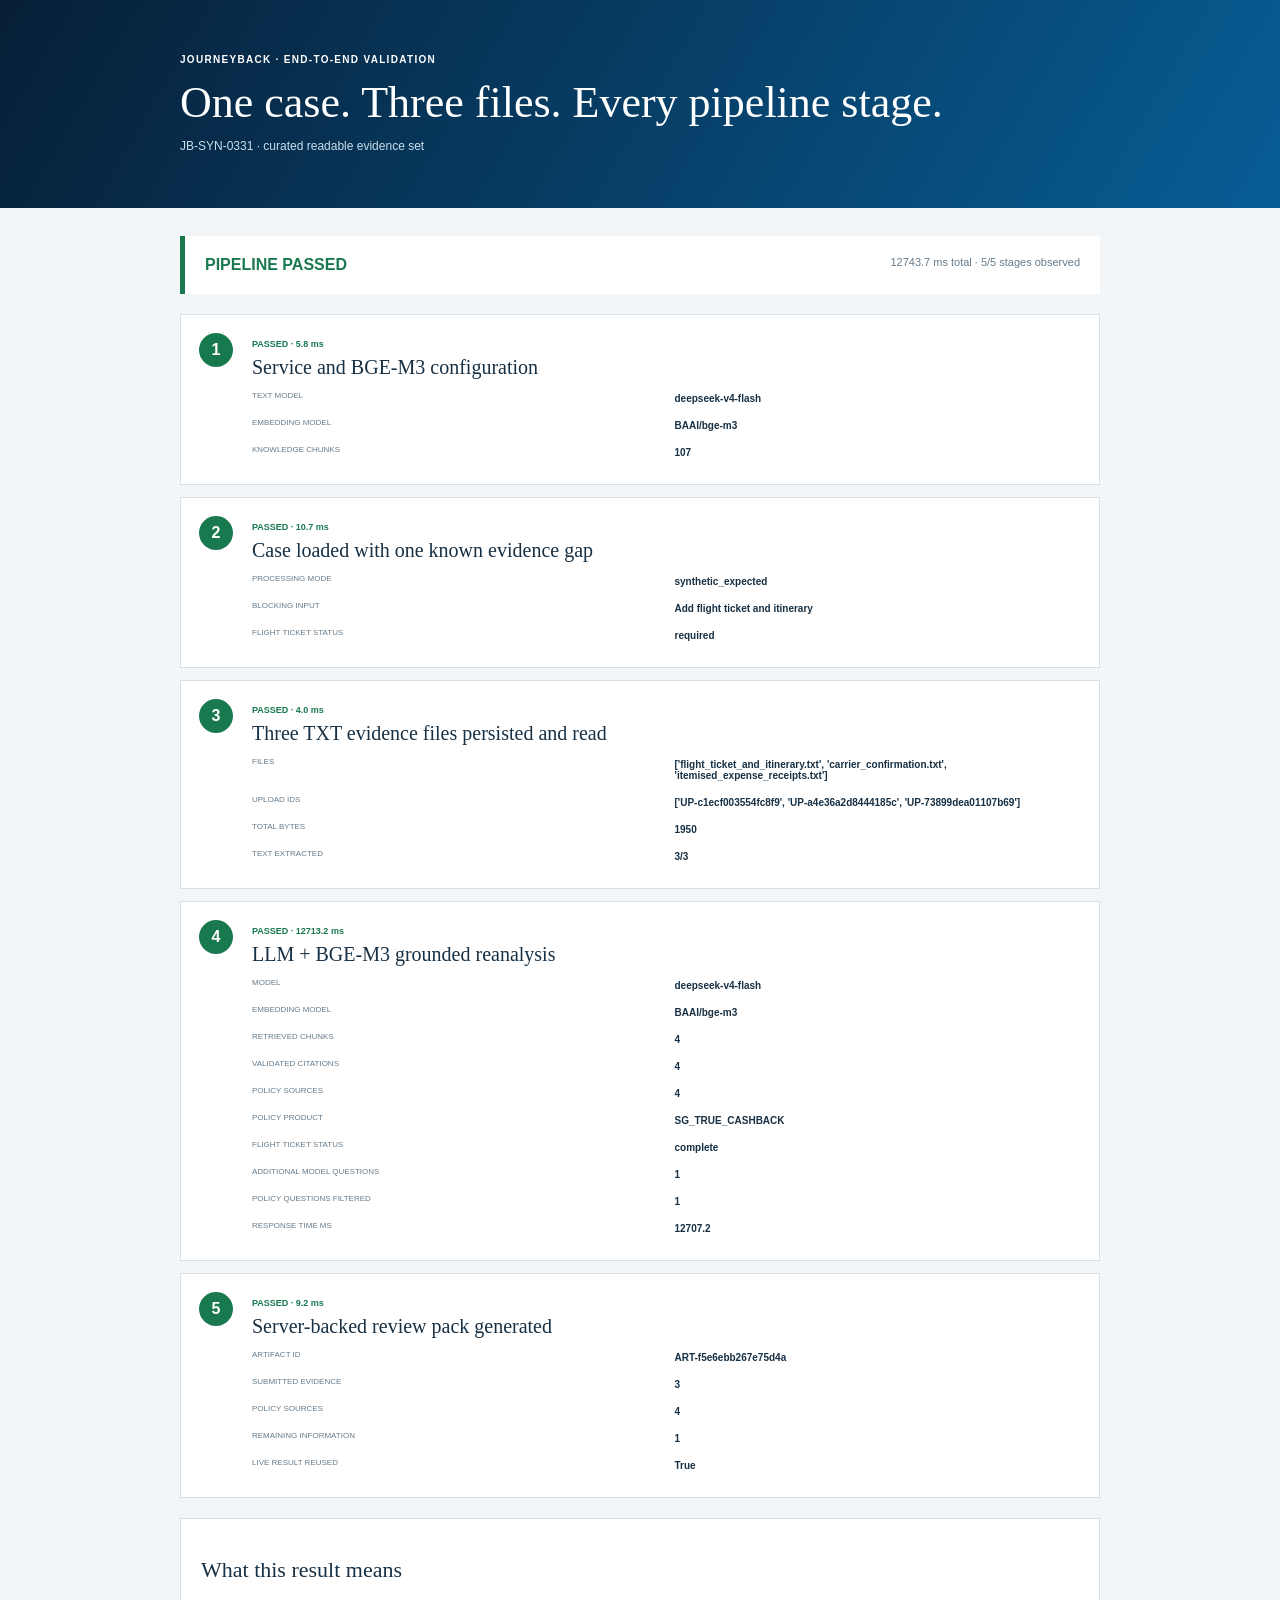
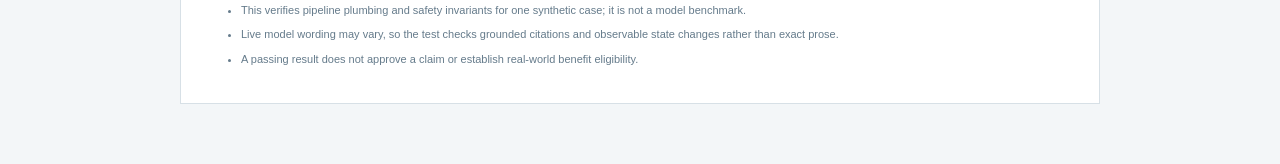
<file: outputs/pipeline_validation/latest.html>
<!doctype html>
<html lang="en"><head><meta charset="utf-8"><meta name="viewport" content="width=device-width,initial-scale=1">
<title>JourneyBack pipeline validation</title>
<style>
:root{--navy:#082744;--blue:#006fcf;--green:#18794e;--red:#b42318;--ink:#173044;--muted:#657b8b;--line:#d7e0e6;--bg:#f3f6f8}*{box-sizing:border-box}body{margin:0;color:var(--ink);background:var(--bg);font-family:Arial,sans-serif}header{padding:54px max(28px,calc((100% - 920px)/2));color:white;background:linear-gradient(120deg,#071f37,#075d95)}header p{margin:0;font-size:10px;font-weight:800;letter-spacing:1.3px}h1{margin:12px 0 8px;font:400 44px Georgia,serif}header span{color:#c8dfed;font-size:12px}main{width:min(920px,calc(100% - 32px));margin:28px auto 60px}.summary{display:flex;justify-content:space-between;gap:20px;padding:20px;border-left:5px solid var(--green);background:white}.summary strong{color:var(--green)}.summary span{color:var(--muted);font-size:11px}.flow{display:grid;gap:12px;margin:20px 0}article{display:grid;grid-template-columns:38px 1fr;gap:15px;padding:18px;border:1px solid var(--line);background:white}article>span{display:grid;place-items:center;width:34px;height:34px;border-radius:50%;color:white;background:var(--green);font-weight:800}article.failed>span{background:var(--red)}article small{color:var(--green);font-size:9px;font-weight:800}article.failed small{color:var(--red)}article h2{margin:5px 0 12px;font:400 20px Georgia,serif}dl{display:grid;grid-template-columns:repeat(2,minmax(0,1fr));gap:6px 16px;margin:0}dt{color:var(--muted);font-size:8px;text-transform:uppercase}dd{margin:2px 0 8px;font-size:10px;font-weight:700}section{padding:20px;border:1px solid var(--line);background:white}section h2{font:400 22px Georgia,serif}li{margin:8px 0;color:var(--muted);font-size:11px;line-height:1.5}@media(max-width:620px){h1{font-size:34px}.summary{display:grid}dl{grid-template-columns:1fr}}
</style></head><body>
<header><p>JOURNEYBACK · END-TO-END VALIDATION</p><h1>One case. Three files. Every pipeline stage.</h1><span>JB-SYN-0331 · curated readable evidence set</span></header>
<main><div class="summary"><strong>PIPELINE PASSED</strong><span>12743.7 ms total · 5/5 stages observed</span></div>
<div class="flow"><article class="passed"><span>1</span><div><small>PASSED · 5.8 ms</small><h2>Service and BGE-M3 configuration</h2><dl><dt>text model</dt><dd>deepseek-v4-flash</dd><dt>embedding model</dt><dd>BAAI/bge-m3</dd><dt>knowledge chunks</dt><dd>107</dd></dl></div></article><article class="passed"><span>2</span><div><small>PASSED · 10.7 ms</small><h2>Case loaded with one known evidence gap</h2><dl><dt>processing mode</dt><dd>synthetic_expected</dd><dt>blocking input</dt><dd>Add flight ticket and itinerary</dd><dt>flight ticket status</dt><dd>required</dd></dl></div></article><article class="passed"><span>3</span><div><small>PASSED · 4.0 ms</small><h2>Three TXT evidence files persisted and read</h2><dl><dt>files</dt><dd>[&#x27;flight_ticket_and_itinerary.txt&#x27;, &#x27;carrier_confirmation.txt&#x27;, &#x27;itemised_expense_receipts.txt&#x27;]</dd><dt>upload ids</dt><dd>[&#x27;UP-c1ecf003554fc8f9&#x27;, &#x27;UP-a4e36a2d8444185c&#x27;, &#x27;UP-73899dea01107b69&#x27;]</dd><dt>total bytes</dt><dd>1950</dd><dt>text extracted</dt><dd>3/3</dd></dl></div></article><article class="passed"><span>4</span><div><small>PASSED · 12713.2 ms</small><h2>LLM + BGE-M3 grounded reanalysis</h2><dl><dt>model</dt><dd>deepseek-v4-flash</dd><dt>embedding model</dt><dd>BAAI/bge-m3</dd><dt>retrieved chunks</dt><dd>4</dd><dt>validated citations</dt><dd>4</dd><dt>policy sources</dt><dd>4</dd><dt>policy product</dt><dd>SG_TRUE_CASHBACK</dd><dt>flight ticket status</dt><dd>complete</dd><dt>additional model questions</dt><dd>1</dd><dt>policy questions filtered</dt><dd>1</dd><dt>response time ms</dt><dd>12707.2</dd></dl></div></article><article class="passed"><span>5</span><div><small>PASSED · 9.2 ms</small><h2>Server-backed review pack generated</h2><dl><dt>artifact id</dt><dd>ART-f5e6ebb267e75d4a</dd><dt>submitted evidence</dt><dd>3</dd><dt>policy sources</dt><dd>4</dd><dt>remaining information</dt><dd>1</dd><dt>live result reused</dt><dd>True</dd></dl></div></article></div><section><h2>What this result means</h2><ul><li>This verifies pipeline plumbing and safety invariants for one synthetic case; it is not a model benchmark.</li><li>Live model wording may vary, so the test checks grounded citations and observable state changes rather than exact prose.</li><li>A passing result does not approve a claim or establish real-world benefit eligibility.</li></ul></section></main></body></html>
</file>
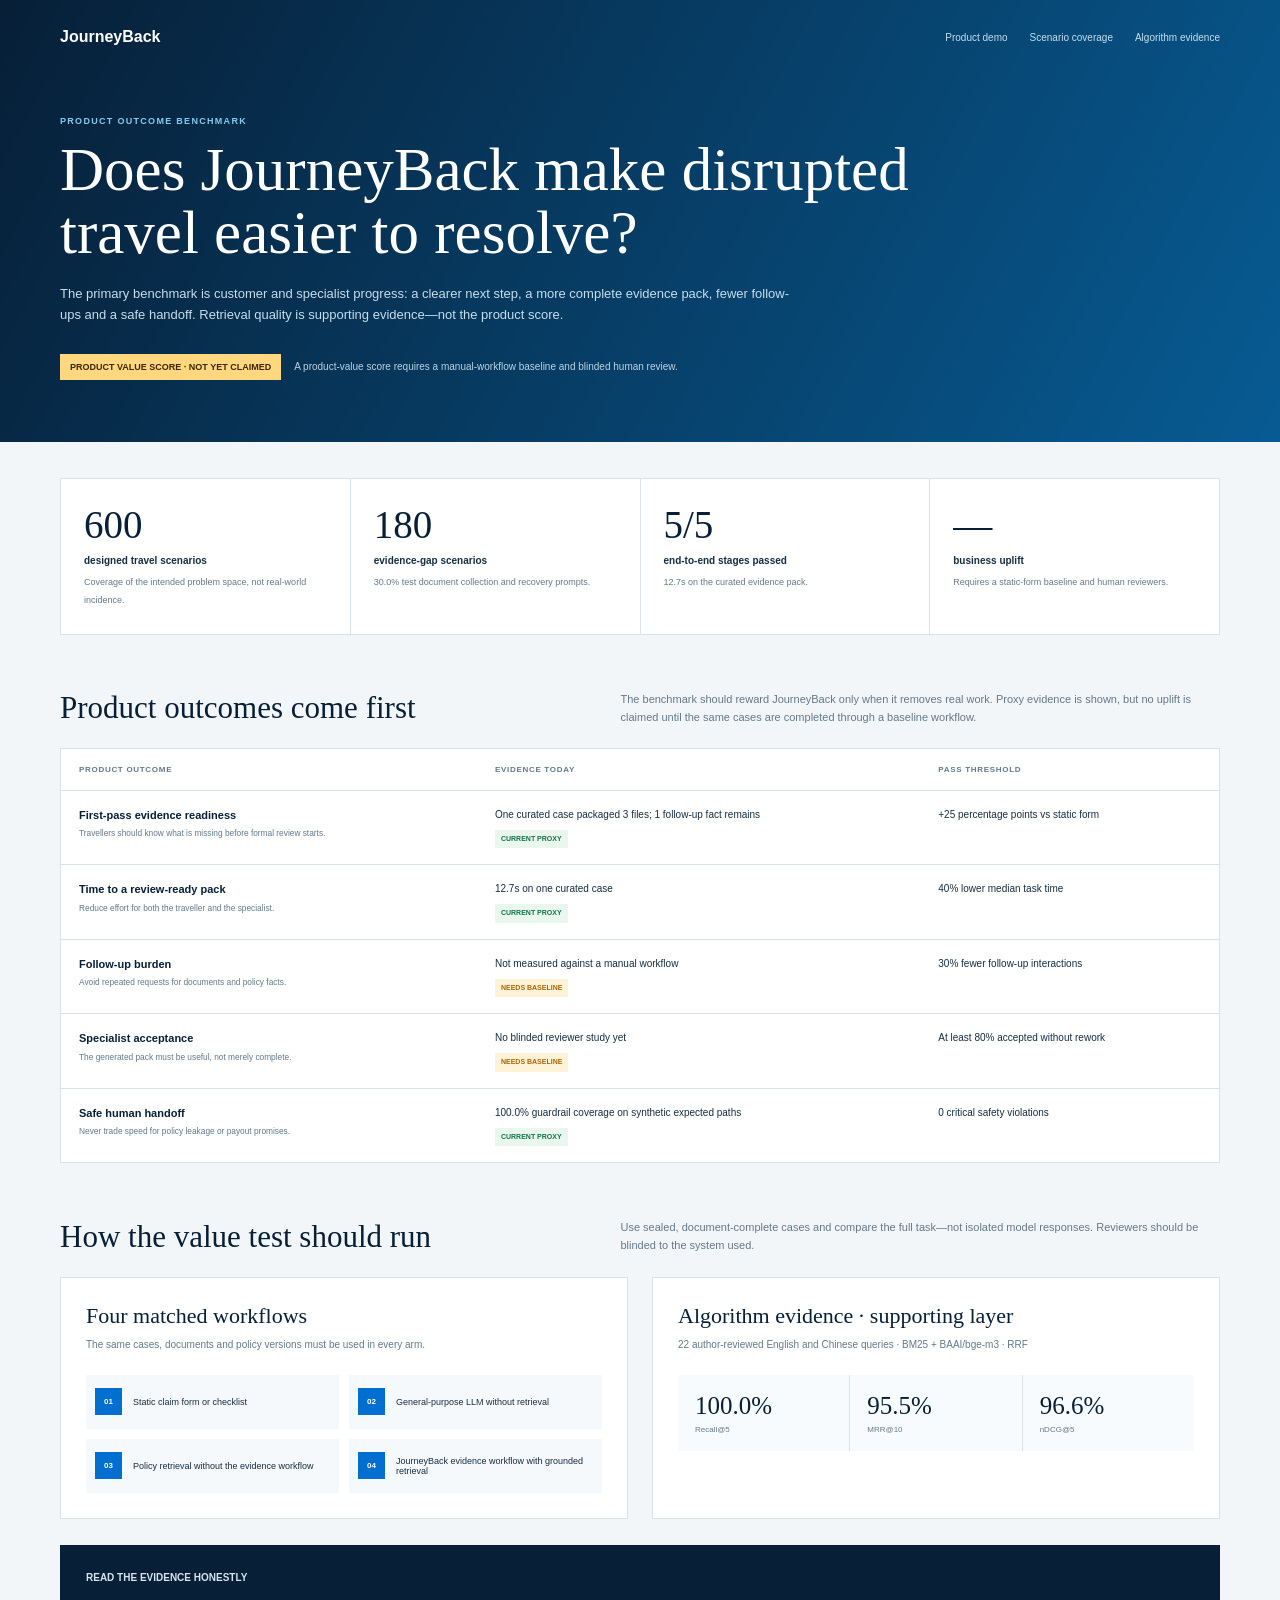
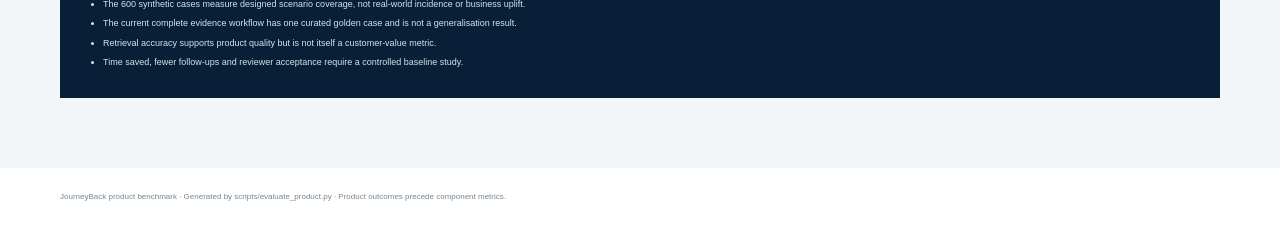
<file: outputs/product_evaluation/report.html>
<!doctype html>
<html lang="en">
<head>
  <meta charset="utf-8">
  <meta name="viewport" content="width=device-width,initial-scale=1">
  <title>JourneyBack product benchmark</title>
  <style>
    :root{--navy:#071f37;--navy2:#0b3358;--blue:#006fcf;--sky:#dff3ff;--green:#16734b;--amber:#a96500;--ink:#172d40;--muted:#64798a;--line:#d8e2e8;--bg:#f3f6f8;--white:#fff;font-family:Inter,"Helvetica Neue",Arial,sans-serif;color:var(--ink);background:var(--bg)}
    *{box-sizing:border-box}body{margin:0}a{color:inherit}header{padding:28px max(24px,calc((100% - 1160px)/2)) 62px;color:white;background:linear-gradient(118deg,var(--navy),#075b93)}
    .nav{display:flex;align-items:center;justify-content:space-between;margin-bottom:70px}.brand{font-weight:800;text-decoration:none}.nav-links{display:flex;gap:22px;font-size:10px}.nav-links a{color:#c7ddec;text-decoration:none}
    .kicker{margin:0 0 13px;color:#83caef;font-size:9px;font-weight:800;letter-spacing:1.3px}h1{max-width:850px;margin:0;font:400 clamp(37px,5vw,61px)/1.03 Georgia,serif}
    .lead{max-width:730px;margin:18px 0 0;color:#c7ddec;font-size:13px;line-height:1.65}.verdict{display:flex;align-items:center;gap:13px;margin-top:28px}.verdict strong{padding:8px 10px;color:#3d2700;background:#ffd77f;font-size:9px}.verdict span{color:#bcd4e4;font-size:10px}
    main{width:min(1160px,calc(100% - 42px));margin:0 auto;padding:36px 0 70px}.evidence-grid{display:grid;grid-template-columns:repeat(4,1fr);gap:1px;margin-bottom:54px;background:var(--line);border:1px solid var(--line)}
    .evidence-card{min-height:155px;padding:23px;background:white}.evidence-card strong{display:block;color:var(--navy);font:400 39px Georgia,serif}.evidence-card span{display:block;margin:8px 0 5px;font-size:10px;font-weight:800}.evidence-card small{color:var(--muted);font-size:9px;line-height:1.5}
    .section-head{display:grid;grid-template-columns:.9fr 1.1fr;gap:70px;align-items:end;margin:55px 0 22px}h2{margin:0;color:var(--navy);font:400 31px Georgia,serif}.section-head p{margin:0;color:var(--muted);font-size:11px;line-height:1.65}
    .scorecard{width:100%;border-collapse:collapse;background:white;border:1px solid var(--line)}th,td{padding:16px 18px;border-bottom:1px solid var(--line);text-align:left;vertical-align:top}th{color:var(--muted);font-size:8px;text-transform:uppercase;letter-spacing:.7px}td{font-size:10px;line-height:1.5}td strong,td small{display:block}td strong{margin-bottom:4px;color:var(--navy);font-size:11px}td small{max-width:380px;color:var(--muted)}.state{display:block;width:max-content;margin-top:8px;padding:4px 6px;font-size:7px;font-weight:800;text-transform:uppercase}.state.proxy{color:var(--green);background:#e9f7ef}.state.unmeasured{color:var(--amber);background:#fff3d7}
    .study{display:grid;grid-template-columns:1fr 1fr;gap:24px}.study>div,.algorithm{padding:25px;border:1px solid var(--line);background:white}.study h3,.algorithm h3{margin:0 0 8px;color:var(--navy);font:400 22px Georgia,serif}.study p,.algorithm p{margin:0;color:var(--muted);font-size:10px;line-height:1.6}.arms{display:grid;grid-template-columns:1fr 1fr;gap:10px;margin:22px 0 0;padding:0;list-style:none}.arms li{display:grid;grid-template-columns:29px 1fr;gap:9px;align-items:center;min-height:54px;padding:9px;background:#f6f9fb;font-size:9px}.arms span{display:grid;place-items:center;width:27px;height:27px;color:white;background:var(--blue);font-size:8px;font-weight:800}
    .algorithm-metrics{display:grid;grid-template-columns:repeat(3,1fr);gap:1px;margin-top:22px;background:var(--line)}.algorithm-metrics div{padding:17px;background:#f8fbfd}.algorithm-metrics strong,.algorithm-metrics span{display:block}.algorithm-metrics strong{color:var(--navy);font:400 25px Georgia,serif}.algorithm-metrics span{margin-top:5px;color:var(--muted);font-size:8px}
    .limitations{margin-top:26px;padding:22px 26px;color:#d5e4ee;background:var(--navy)}.limitations strong{font-size:10px}.limitations ul{margin:13px 0 0;padding-left:17px}.limitations li{margin:6px 0;font-size:9px;line-height:1.5}
    footer{padding:24px max(24px,calc((100% - 1160px)/2));color:#738694;background:white;font-size:8px}
    @media(max-width:820px){.evidence-grid{grid-template-columns:1fr 1fr}.section-head,.study{grid-template-columns:1fr;gap:16px}.scorecard{display:block;overflow-x:auto}}
    @media(max-width:520px){.nav-links{display:none}.evidence-grid,.arms{grid-template-columns:1fr}.algorithm-metrics{grid-template-columns:1fr}}
  </style>
</head>
<body>
  <header>
    <div class="nav"><a class="brand" href="/">JourneyBack</a><div class="nav-links"><a href="/">Product demo</a><a href="/evaluation/scenarios">Scenario coverage</a><a href="/evaluation/retrieval">Algorithm evidence</a></div></div>
    <p class="kicker">PRODUCT OUTCOME BENCHMARK</p>
    <h1>Does JourneyBack make disrupted travel easier to resolve?</h1>
    <p class="lead">The primary benchmark is customer and specialist progress: a clearer next step, a more complete evidence pack, fewer follow-ups and a safe handoff. Retrieval quality is supporting evidence—not the product score.</p>
    <div class="verdict"><strong>PRODUCT VALUE SCORE · NOT YET CLAIMED</strong><span>A product-value score requires a manual-workflow baseline and blinded human review.</span></div>
  </header>
  <main>
    <section class="evidence-grid" aria-label="Evidence available today">
      <article class="evidence-card"><strong>600</strong><span>designed travel scenarios</span><small>Coverage of the intended problem space, not real-world incidence.</small></article>
      <article class="evidence-card"><strong>180</strong><span>evidence-gap scenarios</span><small>30.0% test document collection and recovery prompts.</small></article>
      <article class="evidence-card"><strong>5/5</strong><span>end-to-end stages passed</span><small>12.7s on the curated evidence pack.</small></article>
      <article class="evidence-card"><strong>—</strong><span>business uplift</span><small>Requires a static-form baseline and human reviewers.</small></article>
    </section>

    <section>
      <div class="section-head"><h2>Product outcomes come first</h2><p>The benchmark should reward JourneyBack only when it removes real work. Proxy evidence is shown, but no uplift is claimed until the same cases are completed through a baseline workflow.</p></div>
      <table class="scorecard"><thead><tr><th>Product outcome</th><th>Evidence today</th><th>Pass threshold</th></tr></thead><tbody>
        <tr>
          <td><strong>First-pass evidence readiness</strong><small>Travellers should know what is missing before formal review starts.</small></td>
          <td>One curated case packaged 3 files; 1 follow-up fact remains<span class="state proxy">Current proxy</span></td>
          <td>+25 percentage points vs static form</td>
        </tr>
        <tr>
          <td><strong>Time to a review-ready pack</strong><small>Reduce effort for both the traveller and the specialist.</small></td>
          <td>12.7s on one curated case<span class="state proxy">Current proxy</span></td>
          <td>40% lower median task time</td>
        </tr>
        <tr>
          <td><strong>Follow-up burden</strong><small>Avoid repeated requests for documents and policy facts.</small></td>
          <td>Not measured against a manual workflow<span class="state unmeasured">Needs baseline</span></td>
          <td>30% fewer follow-up interactions</td>
        </tr>
        <tr>
          <td><strong>Specialist acceptance</strong><small>The generated pack must be useful, not merely complete.</small></td>
          <td>No blinded reviewer study yet<span class="state unmeasured">Needs baseline</span></td>
          <td>At least 80% accepted without rework</td>
        </tr>
        <tr>
          <td><strong>Safe human handoff</strong><small>Never trade speed for policy leakage or payout promises.</small></td>
          <td>100.0% guardrail coverage on synthetic expected paths<span class="state proxy">Current proxy</span></td>
          <td>0 critical safety violations</td>
        </tr></tbody></table>
    </section>

    <section>
      <div class="section-head"><h2>How the value test should run</h2><p>Use sealed, document-complete cases and compare the full task—not isolated model responses. Reviewers should be blinded to the system used.</p></div>
      <div class="study">
        <div><h3>Four matched workflows</h3><p>The same cases, documents and policy versions must be used in every arm.</p><ol class="arms"><li><span>01</span>Static claim form or checklist</li><li><span>02</span>General-purpose LLM without retrieval</li><li><span>03</span>Policy retrieval without the evidence workflow</li><li><span>04</span>JourneyBack evidence workflow with grounded retrieval</li></ol></div>
        <div class="algorithm"><h3>Algorithm evidence · supporting layer</h3><p>22 author-reviewed English and Chinese queries · BM25 + BAAI/bge-m3 · RRF</p><div class="algorithm-metrics"><div><strong>100.0%</strong><span>Recall@5</span></div><div><strong>95.5%</strong><span>MRR@10</span></div><div><strong>96.6%</strong><span>nDCG@5</span></div></div></div>
      </div>
    </section>

    <aside class="limitations"><strong>READ THE EVIDENCE HONESTLY</strong><ul><li>The 600 synthetic cases measure designed scenario coverage, not real-world incidence or business uplift.</li><li>The current complete evidence workflow has one curated golden case and is not a generalisation result.</li><li>Retrieval accuracy supports product quality but is not itself a customer-value metric.</li><li>Time saved, fewer follow-ups and reviewer acceptance require a controlled baseline study.</li></ul></aside>
  </main>
  <footer>JourneyBack product benchmark · Generated by scripts/evaluate_product.py · Product outcomes precede component metrics.</footer>
</body>
</html>
</file>
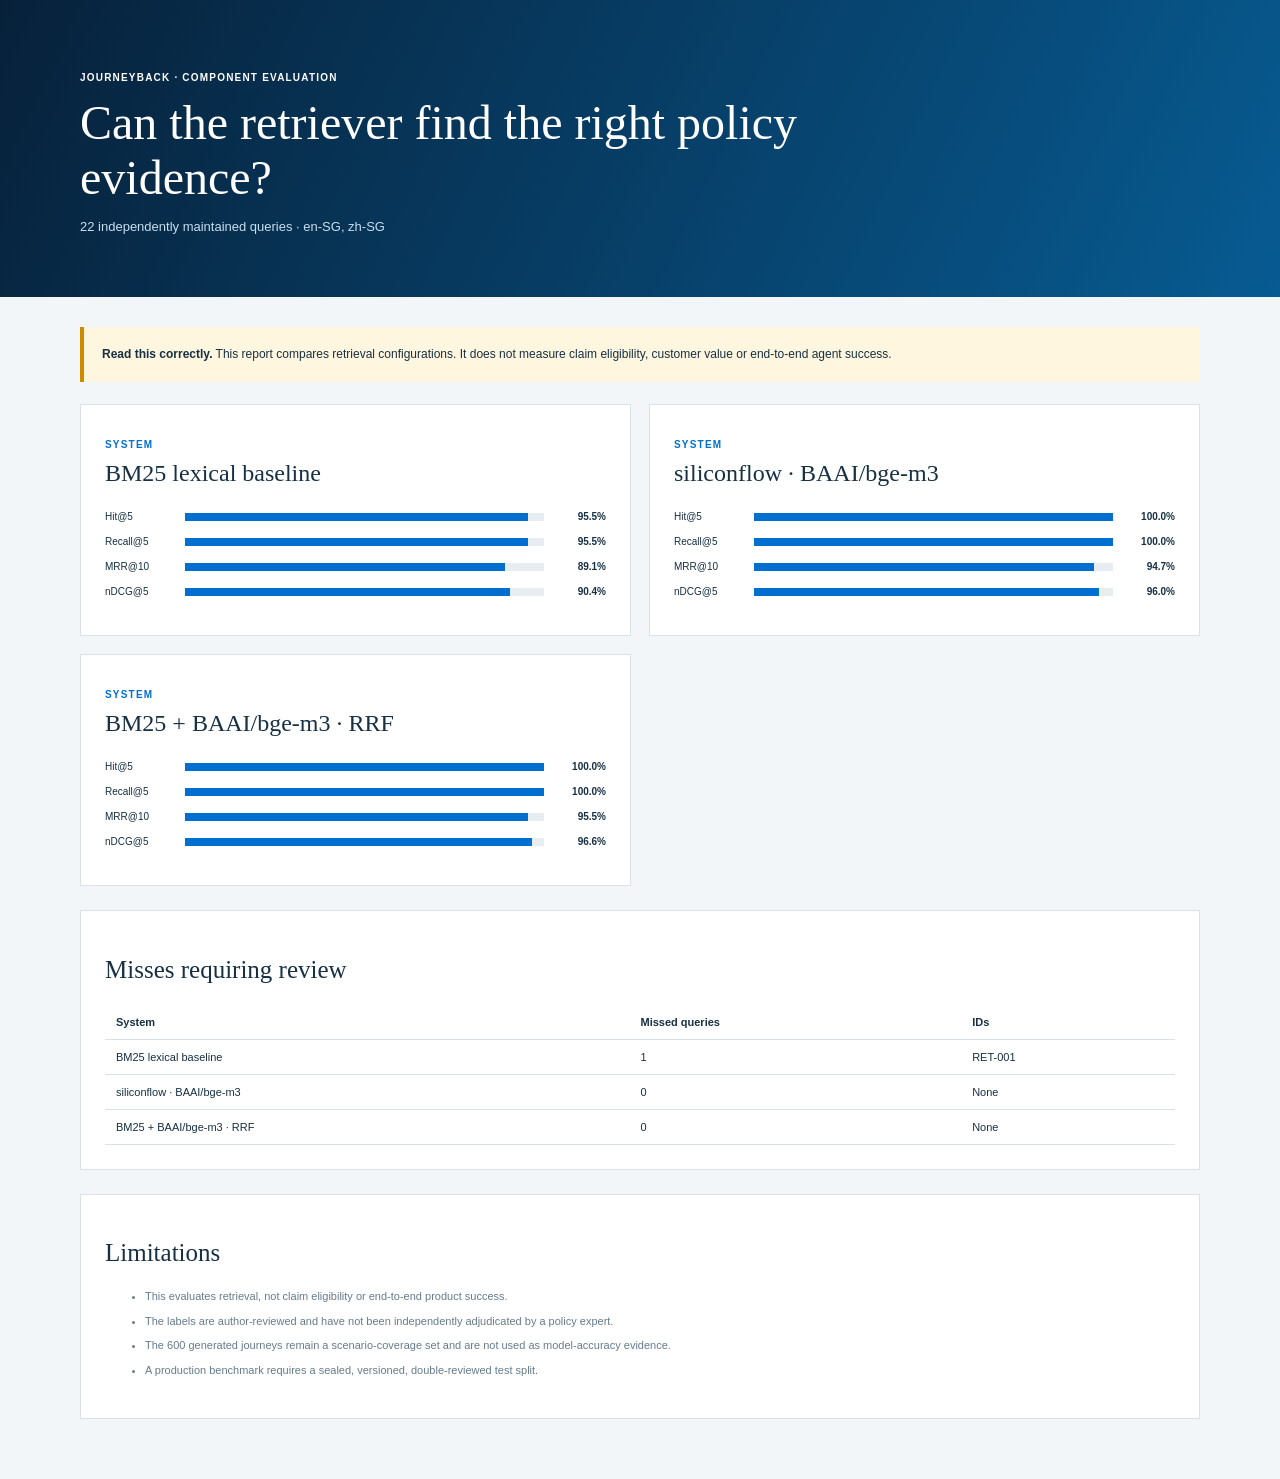
<file: outputs/retrieval_evaluation/report.html>
<!doctype html>
<html lang="en"><head><meta charset="utf-8"><meta name="viewport" content="width=device-width,initial-scale=1">
<title>JourneyBack retrieval evaluation</title>
<style>
:root{--navy:#082744;--blue:#006fcf;--ink:#173044;--muted:#667b8c;--line:#d9e2e8;--bg:#f3f6f8}*{box-sizing:border-box}body{margin:0;background:var(--bg);color:var(--ink);font-family:Arial,sans-serif}header{padding:62px max(28px,calc((100% - 1120px)/2));color:white;background:linear-gradient(115deg,#07213a,#075b92)}header p,article>p{font-size:10px;font-weight:800;letter-spacing:1.2px}h1{max-width:780px;margin:12px 0;font:400 48px Georgia,serif}header span{color:#c8dfed;font-size:13px}main{width:min(1120px,calc(100% - 40px));margin:30px auto 60px}.notice{padding:18px;border-left:4px solid #d08a00;background:#fff6df;font-size:12px;line-height:1.6}.grid{display:grid;grid-template-columns:repeat(2,1fr);gap:18px;margin:22px 0}article{padding:24px;border:1px solid var(--line);background:white}article>p{color:var(--blue)}article h2{margin:8px 0 24px;font:400 24px Georgia,serif}.bar-row{display:grid;grid-template-columns:70px 1fr 52px;gap:10px;align-items:center;margin:14px 0;font-size:10px}.bar-row>div{height:8px;background:#e7edf1}.bar-row i{display:block;height:100%;background:var(--blue)}.bar-row strong{text-align:right}section{margin-top:24px;padding:24px;border:1px solid var(--line);background:white}section h2{font:400 25px Georgia,serif}table{width:100%;border-collapse:collapse;font-size:11px}th,td{padding:11px;border-bottom:1px solid var(--line);text-align:left}li{margin:8px 0;color:var(--muted);font-size:11px;line-height:1.5}@media(max-width:720px){.grid{grid-template-columns:1fr}h1{font-size:36px}}
</style></head><body>
<header><p>JOURNEYBACK · COMPONENT EVALUATION</p><h1>Can the retriever find the right policy evidence?</h1><span>22 independently maintained queries · en-SG, zh-SG</span></header>
<main><div class="notice"><strong>Read this correctly.</strong> This report compares retrieval configurations. It does not measure claim eligibility, customer value or end-to-end agent success.</div>
<div class="grid"><article><p>SYSTEM</p><h2>BM25 lexical baseline</h2><div class="bar-row"><span>Hit@5</span><div><i style="width:95.5%"></i></div><strong>95.5%</strong></div><div class="bar-row"><span>Recall@5</span><div><i style="width:95.5%"></i></div><strong>95.5%</strong></div><div class="bar-row"><span>MRR@10</span><div><i style="width:89.1%"></i></div><strong>89.1%</strong></div><div class="bar-row"><span>nDCG@5</span><div><i style="width:90.4%"></i></div><strong>90.4%</strong></div></article><article><p>SYSTEM</p><h2>siliconflow · BAAI/bge-m3</h2><div class="bar-row"><span>Hit@5</span><div><i style="width:100.0%"></i></div><strong>100.0%</strong></div><div class="bar-row"><span>Recall@5</span><div><i style="width:100.0%"></i></div><strong>100.0%</strong></div><div class="bar-row"><span>MRR@10</span><div><i style="width:94.7%"></i></div><strong>94.7%</strong></div><div class="bar-row"><span>nDCG@5</span><div><i style="width:96.0%"></i></div><strong>96.0%</strong></div></article><article><p>SYSTEM</p><h2>BM25 + BAAI/bge-m3 · RRF</h2><div class="bar-row"><span>Hit@5</span><div><i style="width:100.0%"></i></div><strong>100.0%</strong></div><div class="bar-row"><span>Recall@5</span><div><i style="width:100.0%"></i></div><strong>100.0%</strong></div><div class="bar-row"><span>MRR@10</span><div><i style="width:95.5%"></i></div><strong>95.5%</strong></div><div class="bar-row"><span>nDCG@5</span><div><i style="width:96.6%"></i></div><strong>96.6%</strong></div></article></div>
<section><h2>Misses requiring review</h2><table><thead><tr><th>System</th><th>Missed queries</th><th>IDs</th></tr></thead><tbody><tr><td>BM25 lexical baseline</td><td>1</td><td>RET-001</td></tr><tr><td>siliconflow · BAAI/bge-m3</td><td>0</td><td>None</td></tr><tr><td>BM25 + BAAI/bge-m3 · RRF</td><td>0</td><td>None</td></tr></tbody></table></section>
<section><h2>Limitations</h2><ul><li>This evaluates retrieval, not claim eligibility or end-to-end product success.</li><li>The labels are author-reviewed and have not been independently adjudicated by a policy expert.</li><li>The 600 generated journeys remain a scenario-coverage set and are not used as model-accuracy evidence.</li><li>A production benchmark requires a sealed, versioned, double-reviewed test split.</li></ul></section></main></body></html>
</file>
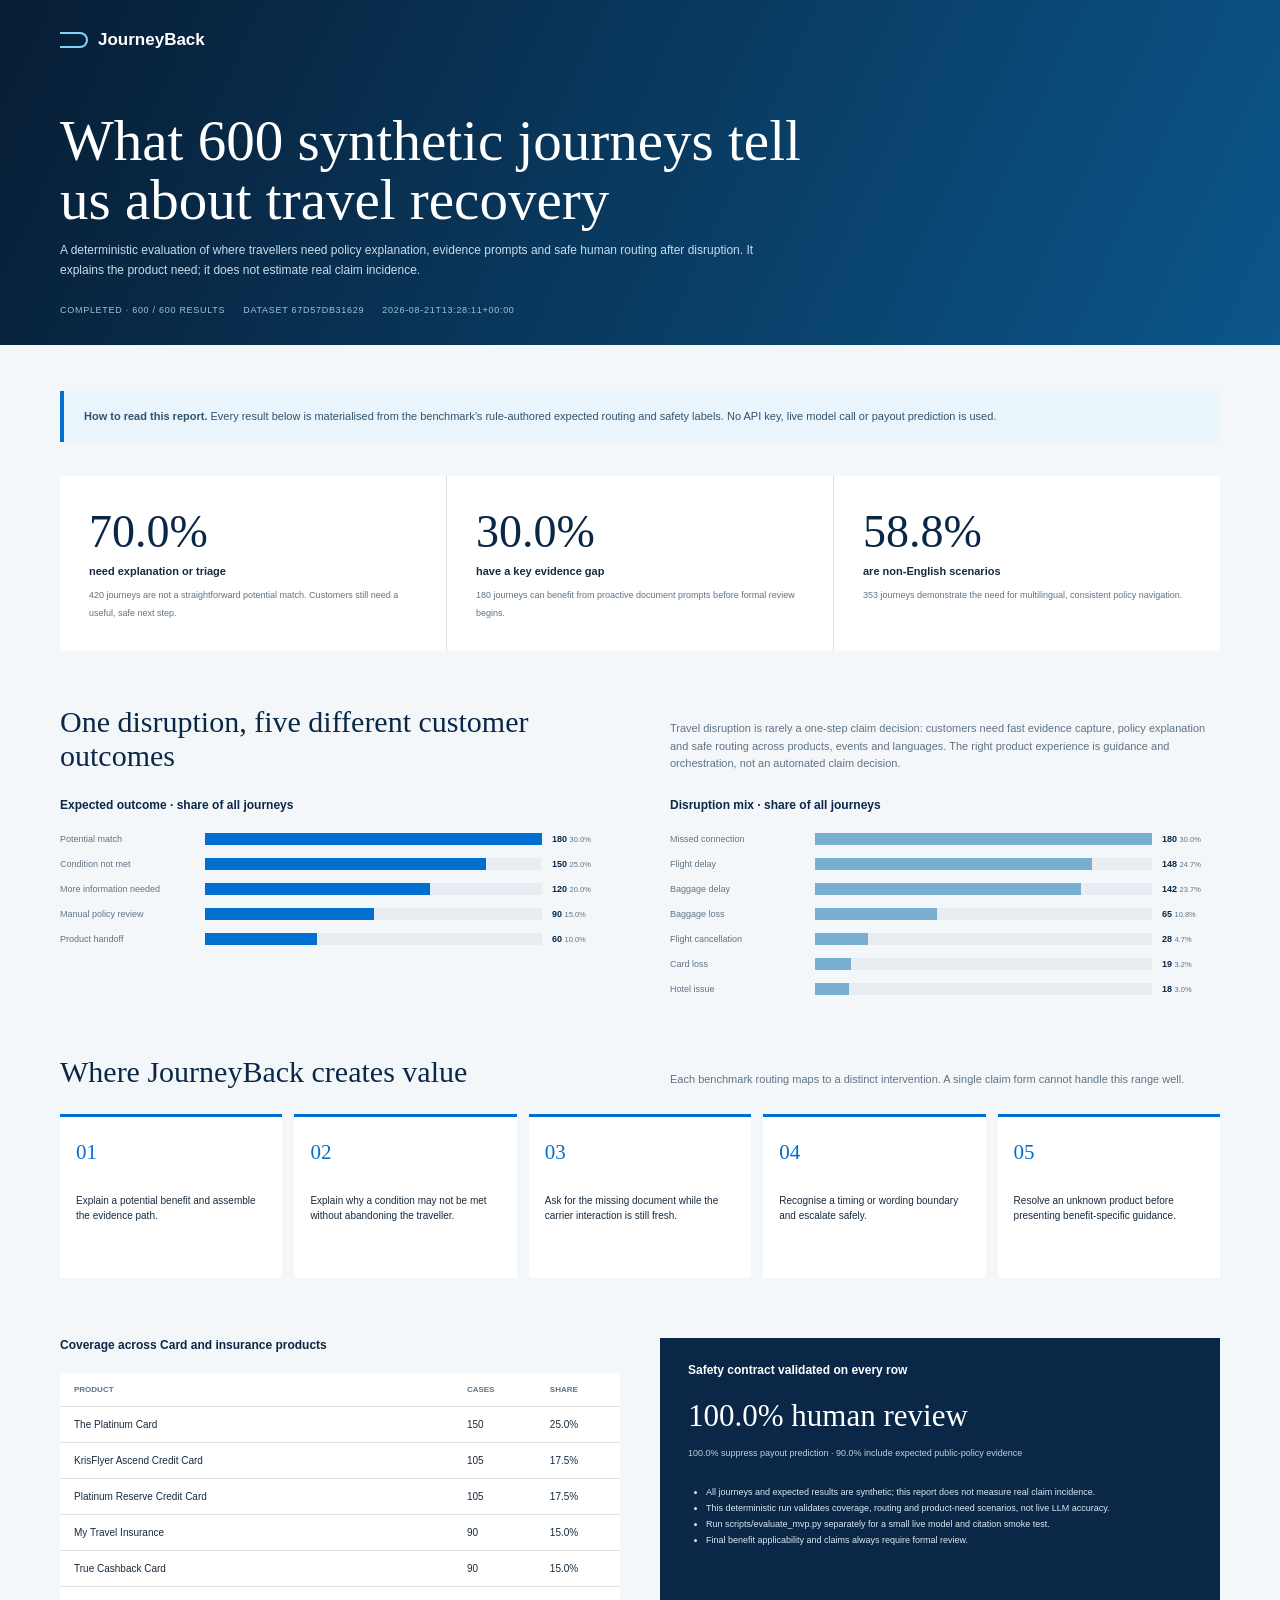
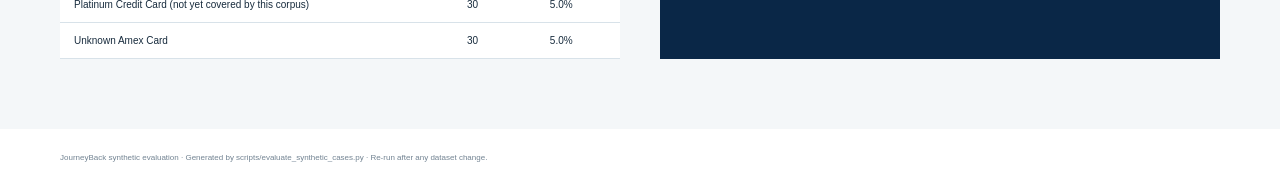
<file: outputs/synthetic_evaluation/report.html>
<!doctype html>
<html lang="en">
<head>
  <meta charset="utf-8">
  <meta name="viewport" content="width=device-width, initial-scale=1">
  <title>JourneyBack synthetic evaluation</title>
  <style>
    :root { --navy:#0a2747; --deep:#071d34; --blue:#006fcf; --sky:#67b8e8; --ink:#172b3d; --muted:#607386; --line:#d8e2e9; --bg:#f4f7f9; --white:#fff; --amber:#d28a00; font-family:Inter,"Helvetica Neue",Arial,sans-serif; color:var(--ink); background:var(--bg); }
    * { box-sizing:border-box; } body { margin:0; }
    header { padding:30px max(24px,calc((100% - 1160px)/2)); color:white; background:linear-gradient(115deg,var(--deep),#0b568b); }
    .brand { display:flex; align-items:center; gap:10px; margin-bottom:62px; font-size:17px; font-weight:700; }
    .brand i { display:block; width:28px; height:16px; border:2px solid #84d0f7; border-left:0; border-radius:0 20px 20px 0; }
    header p { max-width:720px; color:#c8dbea; font-size:12px; line-height:1.6; }
    h1 { max-width:760px; margin:0; font-family:Georgia,serif; font-size:clamp(34px,5vw,57px); font-weight:400; line-height:1.03; }
    .meta { display:flex; flex-wrap:wrap; gap:18px; margin-top:25px; color:#9dc3dd; font-size:9px; text-transform:uppercase; letter-spacing:.08em; }
    main { width:min(1160px,calc(100% - 48px)); margin:0 auto; padding:46px 0 70px; }
    .method { padding:17px 20px; border-left:4px solid var(--blue); background:#e9f4fb; color:#31536d; font-size:11px; line-height:1.55; }
    .metrics { display:grid; grid-template-columns:repeat(3,1fr); gap:1px; margin:34px 0 54px; background:var(--line); }
    .metric { min-height:175px; padding:29px; background:white; } .metric strong { display:block; color:var(--navy); font-family:Georgia,serif; font-size:46px; font-weight:400; }
    .metric span { display:block; margin:7px 0; font-size:11px; font-weight:700; } .metric small { color:var(--muted); font-size:9px; line-height:1.5; }
    .section-head { display:grid; grid-template-columns:1fr 1fr; gap:60px; align-items:end; margin-bottom:25px; }
    h2 { margin:0; color:var(--navy); font-family:Georgia,serif; font-size:30px; font-weight:400; } .section-head p { margin:0; color:var(--muted); font-size:11px; line-height:1.6; }
    .charts { display:grid; grid-template-columns:1fr 1fr; gap:60px; margin-bottom:60px; } h3 { margin:0 0 21px; color:var(--navy); font-size:12px; }
    .chart { display:grid; gap:13px; } .bar-row { display:grid; grid-template-columns:135px 1fr 58px; gap:10px; align-items:center; }
    .bar-row>span { color:var(--muted); font-size:9px; } .track { height:12px; background:#e7edf2; } .track i { display:block; height:100%; background:var(--blue); }
    .event .track i { background:#78afd1; } .bar-row strong { color:var(--navy); font-size:9px; } .bar-row small { color:var(--muted); font-weight:400; }
    .interventions { display:grid; grid-template-columns:repeat(5,1fr); gap:12px; margin:0 0 60px; padding:0; list-style:none; counter-reset:step; }
    .interventions li { min-height:164px; padding:20px 16px; border-top:3px solid var(--blue); background:white; font-size:10px; line-height:1.5; counter-increment:step; }
    .interventions li::before { display:block; margin-bottom:25px; color:var(--blue); content:"0" counter(step); font-family:Georgia,serif; font-size:21px; }
    .detail-grid { display:grid; grid-template-columns:1fr 1fr; gap:40px; } table { width:100%; border-collapse:collapse; background:white; font-size:10px; }
    th,td { padding:12px 14px; border-bottom:1px solid var(--line); text-align:left; } th { color:var(--muted); font-size:8px; text-transform:uppercase; }
    .guardrails { padding:25px 28px; color:white; background:var(--navy); } .guardrails h3 { color:white; } .guardrails strong { display:block; margin-bottom:8px; font-family:Georgia,serif; font-size:31px; font-weight:400; }
    .guardrails span { color:#bdd1e1; font-size:9px; } .guardrails ul { margin:24px 0 0; padding-left:18px; color:#dce8f1; font-size:9px; line-height:1.8; }
    footer { padding:24px max(24px,calc((100% - 1160px)/2)); color:#728392; background:white; font-size:8px; }
    @media(max-width:780px) { .metrics,.charts,.detail-grid,.section-head { grid-template-columns:1fr; } .interventions { grid-template-columns:1fr 1fr; } .section-head { gap:12px; } }
    @media(max-width:480px) { main { width:calc(100% - 28px); } .interventions { grid-template-columns:1fr; } .bar-row { grid-template-columns:108px 1fr 50px; } }
  </style>
</head>
<body>
  <header>
    <div class="brand"><i aria-hidden="true"></i>JourneyBack</div>
    <h1>What 600 synthetic journeys tell us about travel recovery</h1>
    <p>A deterministic evaluation of where travellers need policy explanation, evidence prompts and safe human routing after disruption. It explains the product need; it does not estimate real claim incidence.</p>
    <div class="meta"><span>Completed · 600 / 600 results</span><span>Dataset 67d57db31629</span><span>2026-08-21T13:28:11+00:00</span></div>
  </header>
  <main>
    <div class="method"><strong>How to read this report.</strong> Every result below is materialised from the benchmark’s rule-authored expected routing and safety labels. No API key, live model call or payout prediction is used.</div>
    <section class="metrics" aria-label="Headline metrics">
      <article class="metric"><strong>70.0%</strong><span>need explanation or triage</span><small>420 journeys are not a straightforward potential match. Customers still need a useful, safe next step.</small></article>
      <article class="metric"><strong>30.0%</strong><span>have a key evidence gap</span><small>180 journeys can benefit from proactive document prompts before formal review begins.</small></article>
      <article class="metric"><strong>58.8%</strong><span>are non-English scenarios</span><small>353 journeys demonstrate the need for multilingual, consistent policy navigation.</small></article>
    </section>

    <section>
      <div class="section-head"><h2>One disruption, five different customer outcomes</h2><p>Travel disruption is rarely a one-step claim decision: customers need fast evidence capture, policy explanation and safe routing across products, events and languages. The right product experience is guidance and orchestration, not an automated claim decision.</p></div>
      <div class="charts">
        <div><h3>Expected outcome · share of all journeys</h3><div class="chart outcome" role="img" aria-label="Potential match 180; Condition not met 150; More information needed 120; Manual policy review 90; Product handoff 60"><div class="bar-row"><span>Potential match</span><div class="track"><i style="width:100.0%"></i></div><strong>180 <small>30.0%</small></strong></div><div class="bar-row"><span>Condition not met</span><div class="track"><i style="width:83.3%"></i></div><strong>150 <small>25.0%</small></strong></div><div class="bar-row"><span>More information needed</span><div class="track"><i style="width:66.7%"></i></div><strong>120 <small>20.0%</small></strong></div><div class="bar-row"><span>Manual policy review</span><div class="track"><i style="width:50.0%"></i></div><strong>90 <small>15.0%</small></strong></div><div class="bar-row"><span>Product handoff</span><div class="track"><i style="width:33.3%"></i></div><strong>60 <small>10.0%</small></strong></div></div></div>
        <div><h3>Disruption mix · share of all journeys</h3><div class="chart event" role="img" aria-label="Missed connection 180; Flight delay 148; Baggage delay 142; Baggage loss 65; Flight cancellation 28; Card loss 19; Hotel issue 18"><div class="bar-row"><span>Missed connection</span><div class="track"><i style="width:100.0%"></i></div><strong>180 <small>30.0%</small></strong></div><div class="bar-row"><span>Flight delay</span><div class="track"><i style="width:82.2%"></i></div><strong>148 <small>24.7%</small></strong></div><div class="bar-row"><span>Baggage delay</span><div class="track"><i style="width:78.9%"></i></div><strong>142 <small>23.7%</small></strong></div><div class="bar-row"><span>Baggage loss</span><div class="track"><i style="width:36.1%"></i></div><strong>65 <small>10.8%</small></strong></div><div class="bar-row"><span>Flight cancellation</span><div class="track"><i style="width:15.6%"></i></div><strong>28 <small>4.7%</small></strong></div><div class="bar-row"><span>Card loss</span><div class="track"><i style="width:10.6%"></i></div><strong>19 <small>3.2%</small></strong></div><div class="bar-row"><span>Hotel issue</span><div class="track"><i style="width:10.0%"></i></div><strong>18 <small>3.0%</small></strong></div></div></div>
      </div>
    </section>

    <section>
      <div class="section-head"><h2>Where JourneyBack creates value</h2><p>Each benchmark routing maps to a distinct intervention. A single claim form cannot handle this range well.</p></div>
      <ol class="interventions">
        <li>Explain a potential benefit and assemble the evidence path.</li>
        <li>Explain why a condition may not be met without abandoning the traveller.</li>
        <li>Ask for the missing document while the carrier interaction is still fresh.</li>
        <li>Recognise a timing or wording boundary and escalate safely.</li>
        <li>Resolve an unknown product before presenting benefit-specific guidance.</li>
      </ol>
    </section>

    <section class="detail-grid">
      <div><h3>Coverage across Card and insurance products</h3><table><thead><tr><th>Product</th><th>Cases</th><th>Share</th></tr></thead><tbody><tr><td>The Platinum Card</td><td>150</td><td>25.0%</td></tr><tr><td>KrisFlyer Ascend Credit Card</td><td>105</td><td>17.5%</td></tr><tr><td>Platinum Reserve Credit Card</td><td>105</td><td>17.5%</td></tr><tr><td>My Travel Insurance</td><td>90</td><td>15.0%</td></tr><tr><td>True Cashback Card</td><td>90</td><td>15.0%</td></tr><tr><td>Platinum Credit Card (not yet covered by this corpus)</td><td>30</td><td>5.0%</td></tr><tr><td>Unknown Amex Card</td><td>30</td><td>5.0%</td></tr></tbody></table></div>
      <div class="guardrails"><h3>Safety contract validated on every row</h3><strong>100.0% human review</strong><span>100.0% suppress payout prediction · 90.0% include expected public-policy evidence</span><ul><li>All journeys and expected results are synthetic; this report does not measure real claim incidence.</li><li>This deterministic run validates coverage, routing and product-need scenarios, not live LLM accuracy.</li><li>Run scripts/evaluate_mvp.py separately for a small live model and citation smoke test.</li><li>Final benefit applicability and claims always require formal review.</li></ul></div>
    </section>
  </main>
  <footer>JourneyBack synthetic evaluation · Generated by scripts/evaluate_synthetic_cases.py · Re-run after any dataset change.</footer>
</body>
</html>
</file>
